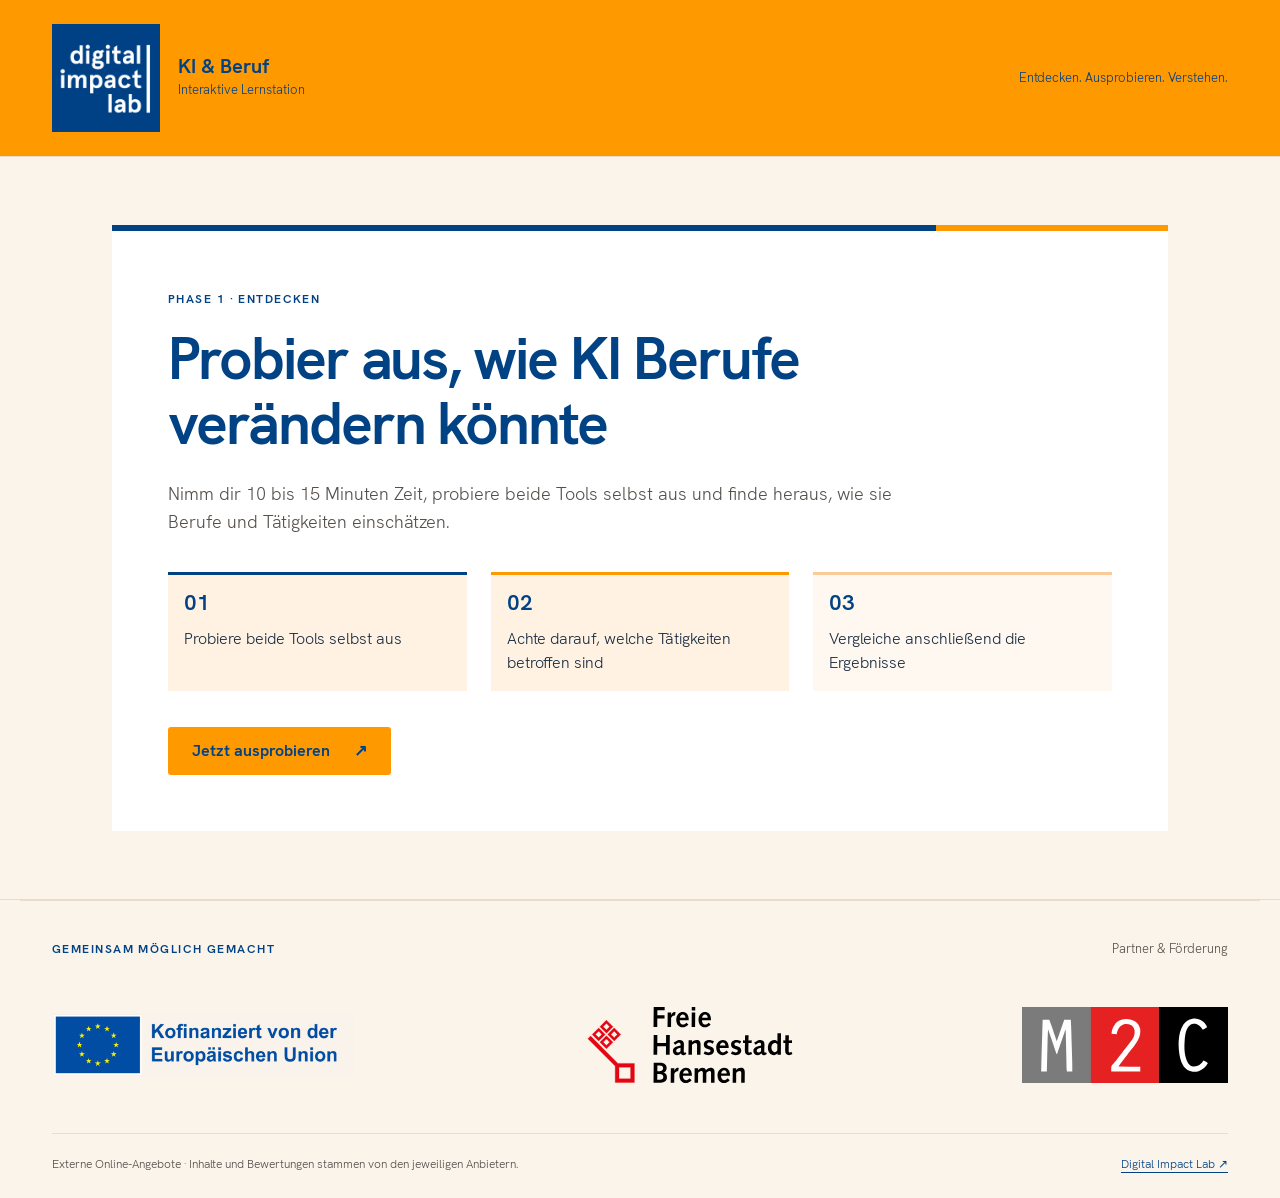
<file: index.html>
<!DOCTYPE html>
<html lang="de">
<head>
  <meta charset="UTF-8">
  <meta name="viewport" content="width=device-width, initial-scale=1.0">
  <meta name="description" content="KI-Risiko-Check: Zwei Perspektiven auf KI und Berufe">
  <title>KI & Beruf – Zwei Perspektiven</title>
  <link rel="stylesheet" href="css/style.css">
</head>
<body>
  <div class="site-masthead"><a class="brand" href="https://impact-lab.eu/" target="_blank" rel="noopener noreferrer" aria-label="Digital Impact Lab – Website öffnen"><img src="assets/dil-logo.png" alt="Digital Impact Lab" width="108" height="108"><span>KI &amp; Beruf<small>Interaktive Lernstation</small></span></a><span class="station-label">Entdecken. Ausprobieren. Verstehen.</span></div>
  <div class="landing-screen" id="landing-screen">
    <div class="landing-card">
      <p class="eyebrow">Phase 1 · Entdecken</p>
      <h1>Probier aus, wie KI Berufe verändern könnte</h1>
      <p class="intro">Nimm dir 10 bis 15 Minuten Zeit, probiere beide Tools selbst aus und finde heraus, wie sie Berufe und Tätigkeiten einschätzen.</p>

      <div class="landing-points">
        <div>Probiere beide Tools selbst aus</div>
        <div>Achte darauf, welche Tätigkeiten betroffen sind</div>
        <div>Vergleiche anschließend die Ergebnisse</div>
      </div>

      <button class="primary" id="enter-tools" type="button">Jetzt ausprobieren <span aria-hidden="true">↗</span></button>
    </div>
  </div>

  <div class="tool-page hidden" id="tool-page">
    <header class="hero">
      <div class="topline">
        <div class="section-brand">KI &amp; Beruf</div>
        <div class="tag">Interaktive Lernstation</div>
      </div>

      <div class="welcome-wrap">
        <div class="welcome-copy">
          <p class="eyebrow">Übersicht</p>
          <h2>Wie verändert KI die Berufswelt?</h2>
          <p class="intro">Nimm dir 10 bis 15 Minuten Zeit, probiere beide Tools selbst aus und finde heraus, wie sie Berufe und Tätigkeiten einschätzen.</p>
        </div>
      </div>
    </header>

    <main id="tools">
      <div class="section-head">
        <h2>Zwei Tools im direkten Vergleich</h2>
        <p>Ein Beruf. Zwei Perspektiven. Deine Einsch?tzung.</p>
      </div>

      <section class="phase-banner" aria-label="Recherche-Phase">
        <p class="eyebrow">Phase 2 · Recherche</p>
        <h2>Probiere beide Tools 10–15 Minuten lang selbst aus.</h2>
        <p>Untersuche möglichst denselben Beruf in beiden Tools. Notiere, welche Tätigkeiten oder Fähigkeiten genannt werden und wie die Einschätzungen ausfallen.</p>
      </section>
      <section class="grid two-cols">
<article class="tool">
          <div class="tool-head">
            <div>
              <div class="tool-num">TOOL 01</div>
              <h3>Ersetzt KI meinen Job?</h3>
              <p class="desc">
                Prüft, wie stark einzelne Berufe und Fähigkeiten von KI betroffen sein könnten.
              </p>
            </div>
            <span class="pill">Berufsrisiko prüfen</span>
          </div>

          <div class="frame-wrap">
            <iframe
              src="https://ersetzt-ki-meinen-job.de/"
              title="Ersetzt KI meinen Job?"
              loading="lazy">
            </iframe>
          </div>

          <div class="tool-foot">
            <span class="hint">Die Einschätzung ist eine Orientierung, keine sichere Vorhersage.</span>
            <a class="open" href="https://ersetzt-ki-meinen-job.de/" target="_blank" rel="noopener noreferrer">
              Tool öffnen
            </a>
          </div>
        </article>

        <article class="tool">
          <div class="tool-head">
            <div>
              <div class="tool-num">TOOL 02</div>
              <h3>KI Job-Kompass Deutschland</h3>
              <p class="desc">
                Vergleicht die KI-Exposition verschiedener Berufsgruppen in Deutschland.
              </p>
            </div>
            <span class="pill">Berufe vergleichen</span>
          </div>

          <div class="frame-wrap">
            <iframe
              src="https://jobkompass.bewegt.ai/"
              title="KI Job-Kompass Deutschland"
              loading="lazy">
            </iframe>
          </div>

          <div class="tool-foot">
            <span class="hint">Vergleicht Berufe direkt im eingebetteten Jobkompass.</span>
            <a class="open" href="https://jobkompass.bewegt.ai/" target="_blank" rel="noopener noreferrer">
              Tool öffnen
            </a>
          </div>
        </article>
      </section>

      <aside class="note">
        <strong>Wichtig für die Auswertung:</strong>
        Ein hoher KI-Wert bedeutet nicht automatisch, dass ein ganzer Beruf verschwindet.
        Häufig werden einzelne Aufgaben automatisiert oder durch KI unterstützt. Die beiden Tools
        nutzen unterschiedliche Methoden. Ihre Ergebnisse sind deshalb nicht direkt gleichzusetzen.
      </aside>

      <section class="confirm-step" aria-labelledby="confirm-title">
        <h2 id="confirm-title">Fertig mit den Tools?</h2>
        <label class="confirm-label" for="task-complete">
          <input class="confirm-checkbox" id="task-complete" type="checkbox">
          <span>Ich habe beide Tools ausprobiert und möchte meine Ergebnisse vergleichen.</span>
        </label>
        <button class="primary" id="go-to-evaluation" type="button" disabled>Weiter zur Auswertung</button>
      </section>
    </main>

  </div>

  <div class="tool-page hidden" id="evaluation-screen">
    <header class="hero">
      <div class="topline">
        <div class="section-brand">KI &amp; Beruf</div>
        <div class="tag">Auswertung</div>
      </div>
      <h1>Deine Auswertung</h1>
      <p class="intro">Nimm dir 10 bis 15 Minuten Zeit, probiere beide Tools selbst aus und finde heraus, wie sie Berufe und Tätigkeiten einschätzen.</p>
    </header>
        <main>
      <section class="results-entry" aria-labelledby="results-title">
        <h2 id="results-title">Phase 3 · Ergebnisse vergleichen</h2>
        <p>Trage die Ergebnisse für denselben Beruf aus beiden Tools ein.</p>
        <div class="result-fields">
          <label for="result-tool-one">Ergebnis „Ersetzt KI meinen Job?“</label>
          <textarea id="result-tool-one" rows="4" placeholder="Welche Einschätzung und Begründung zeigt das Tool?"></textarea>
          <label for="result-tool-two">Ergebnis „KI Job-Kompass Deutschland“</label>
          <textarea id="result-tool-two" rows="4" placeholder="Welche Einschätzung zeigt der Jobkompass?"></textarea>
        </div>
        <label class="reflection-label" for="result-comparison">Was ist ähnlich, was unterscheidet sich? Welche Gründe könnte es für die Unterschiede geben?</label>
        <textarea id="result-comparison" rows="4" placeholder="Vergleiche die Ergebnisse und hinterfrage die Bewertungsmethoden."></textarea>
        <button class="primary" id="show-conclusion" type="button" disabled>Weiter zum Fazit</button>
        <button class="primary" id="back-to-tools" type="button">Zurück zu den Tools</button>
      </section>

      <section class="conclusion hidden" id="conclusion" aria-labelledby="conclusion-title">
        <p class="eyebrow">Phase 4 · Fazit</p>
        <h2 id="conclusion-title">Ein Beruf besteht aus vielen verschiedenen Tätigkeiten.</h2>
        <p>KI kann einzelne Aufgaben verändern oder automatisieren, ohne dass gleich der ganze Beruf wegfällt. Verschiedene Tools können zu unterschiedlichen Einschätzungen kommen, weil sie Berufe und Tätigkeiten mit unterschiedlichen Methoden bewerten. Deshalb lohnt es sich, Ergebnisse zu vergleichen und kritisch zu hinterfragen.</p>
        <h3>Das nimmst du mit</h3>
        <ul>
          <li>Unterscheide zwischen der Automatisierung einzelner Tätigkeiten und dem Wegfall eines ganzen Berufs.</li>
          <li>Vergleiche Ergebnisse verschiedener Bewertungsmethoden und frage, wie sie zustande kommen.</li>
          <li>Verstehe KI-Einschätzungen als Orientierung, nicht als sichere Vorhersage.</li>
        </ul>
        <button class="primary" id="back-to-start" type="button">Zurück zum Anfang</button>
      </section>
    </main>
  </div>
  <footer class="site-footer">
    <div class="partner-heading"><p class="eyebrow">Gemeinsam möglich gemacht</p><span>Partner &amp; Förderung</span></div>
    <div class="partner-logos" aria-label="Partner und Förderung">
      <img class="partner-eu" src="assets/eu-kofinanzierung.png" alt="Kofinanziert von der Europäischen Union" width="1024" height="215">
      <img class="partner-bremen" src="assets/bremen.svg" alt="Freie Hansestadt Bremen" width="223" height="80">
      <img class="partner-m2c" src="assets/m2c.svg" alt="m2c – Institut für angewandte Medienforschung" width="206" height="80">
    </div>
    <div class="footer-bottom"><span>Externe Online-Angebote · Inhalte und Bewertungen stammen von den jeweiligen Anbietern.</span><a href="https://impact-lab.eu/" target="_blank" rel="noopener noreferrer">Digital Impact Lab ↗</a></div>
  </footer>
  <dialog id="idle-dialog" aria-labelledby="idle-title" aria-describedby="idle-message">
    <h2 id="idle-title">Möchtest du weitermachen?</h2>
    <p id="idle-message">Du warst eine Minute inaktiv. Drücke innerhalb von <span id="idle-countdown">10</span> Sekunden auf „Weiter machen“. Sonst kommst du zurück zum Anfang.</p>
    <button class="primary" id="resume-session" type="button">Weiter machen</button>
  </dialog>
  <script>
    const landingScreen = document.getElementById('landing-screen');
    const toolPage = document.getElementById('tool-page');
    const enterTools = document.getElementById('enter-tools');
    const taskComplete = document.getElementById('task-complete');
    const goToEvaluation = document.getElementById('go-to-evaluation');
    const evaluationScreen = document.getElementById('evaluation-screen');
    const backToTools = document.getElementById('back-to-tools');
    const backToStart = document.getElementById('back-to-start');
    const resultInputs = ['result-tool-one', 'result-tool-two', 'result-comparison'].map(id => document.getElementById(id));
    const showConclusion = document.getElementById('show-conclusion');
    const conclusion = document.getElementById('conclusion');
    const idleDialog = document.getElementById('idle-dialog');
    const idleCountdown = document.getElementById('idle-countdown');
    const resumeSession = document.getElementById('resume-session');
    let inactivityTimeout;
    let countdownInterval;

    enterTools.addEventListener('click', () => {
      landingScreen.classList.add('hidden');
      toolPage.classList.remove('hidden');
      window.scrollTo({ top: 0, behavior: 'smooth' });
      startInactivityTimer();
    });

    taskComplete.addEventListener('change', () => {
      goToEvaluation.disabled = !taskComplete.checked;
    });

    goToEvaluation.addEventListener('click', () => {
      toolPage.classList.add('hidden');
      evaluationScreen.classList.remove('hidden');
      window.scrollTo({ top: 0, behavior: 'smooth' });
    });

    resultInputs.forEach(input => {
      input.addEventListener('input', () => {
        showConclusion.disabled = !resultInputs.every(field => field.value.trim().length > 0);
      });
    });

    showConclusion.addEventListener('click', () => {
      document.querySelector('.results-entry').classList.add('hidden');
      conclusion.classList.remove('hidden');
      window.scrollTo({ top: 0, behavior: 'smooth' });
    });

    backToTools.addEventListener('click', () => {
      evaluationScreen.classList.add('hidden');
      toolPage.classList.remove('hidden');
      window.scrollTo({ top: 0, behavior: 'smooth' });
    });

    function clearInactivityTimers() {
      window.clearTimeout(inactivityTimeout);
      window.clearInterval(countdownInterval);
    }

    function resetToStart() {
      clearInactivityTimers();
      if (idleDialog.open) {
        idleDialog.close();
      }
      evaluationScreen.classList.add('hidden');
      toolPage.classList.add('hidden');
      landingScreen.classList.remove('hidden');
      taskComplete.checked = false;
      goToEvaluation.disabled = true;
      resultInputs.forEach(input => {
        input.value = '';
      });
      showConclusion.disabled = true;
      document.querySelector('.results-entry').classList.remove('hidden');
      conclusion.classList.add('hidden');
      window.scrollTo({ top: 0, behavior: 'smooth' });
      enterTools.focus();
    }

    function startInactivityTimer() {
      clearInactivityTimers();
      if (toolPage.classList.contains('hidden') && evaluationScreen.classList.contains('hidden')) {
        return;
      }

      inactivityTimeout = window.setTimeout(() => {
        // Cross-origin iframe activity is not observable; keep the session alive while a tool is focused.
        if (document.visibilityState === 'visible' && document.activeElement instanceof HTMLIFrameElement) {
          startInactivityTimer();
          return;
        }

        let remainingSeconds = 10;
        idleCountdown.textContent = remainingSeconds;
        idleDialog.showModal();
        resumeSession.focus();
        countdownInterval = window.setInterval(() => {
          remainingSeconds -= 1;
          idleCountdown.textContent = remainingSeconds;
          if (remainingSeconds <= 0) {
            resetToStart();
          }
        }, 1000);
      }, 60 * 1000);
    }

    function registerActivity() {
      if (!idleDialog.open) {
        startInactivityTimer();
      }
    }

    ['pointerdown', 'pointermove', 'keydown', 'input', 'change'].forEach(eventName => {
      document.addEventListener(eventName, registerActivity);
    });
    window.addEventListener('scroll', registerActivity, { passive: true });
    document.querySelectorAll('iframe').forEach(frame => {
      frame.addEventListener('focus', registerActivity);
    });

    idleDialog.addEventListener('cancel', event => {
      event.preventDefault();
    });
    resumeSession.addEventListener('click', () => {
      idleDialog.close();
      startInactivityTimer();
    });
    backToStart.addEventListener('click', resetToStart);
  </script>
</body>
</html>
</file>
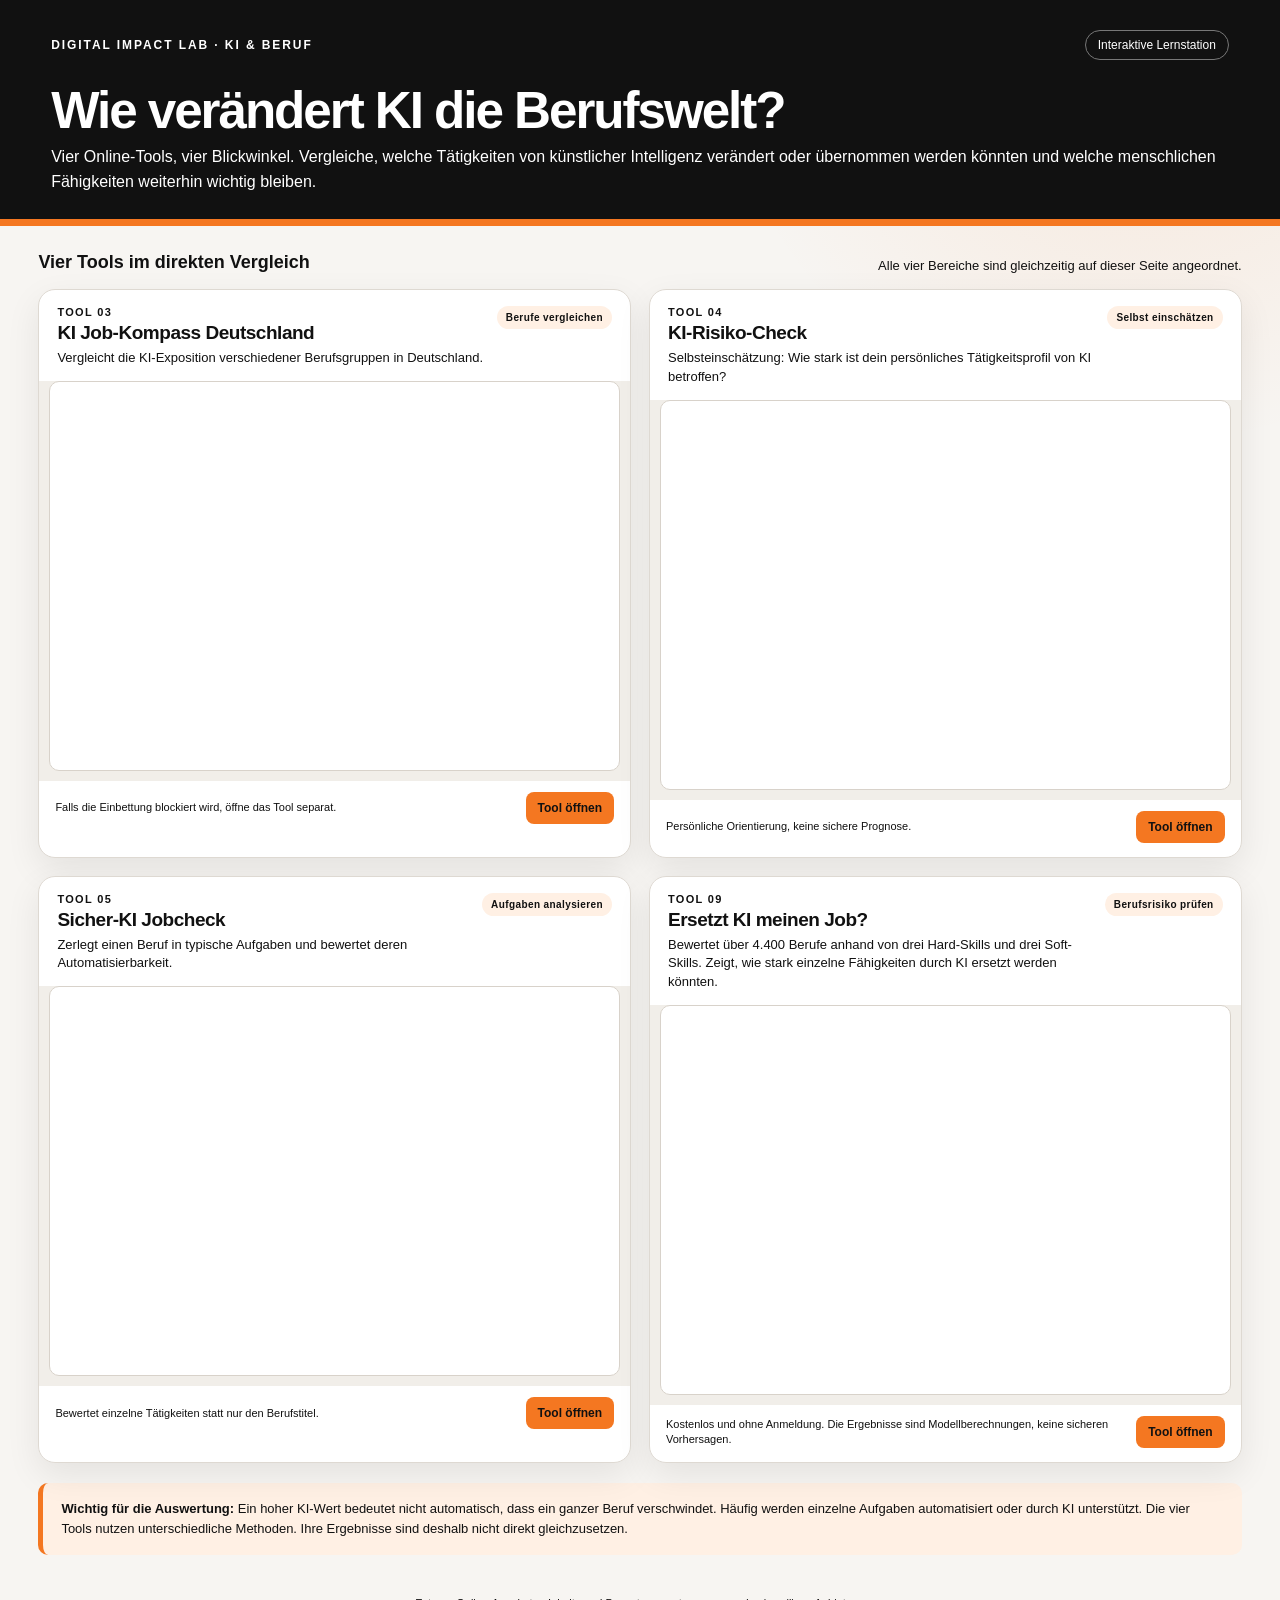
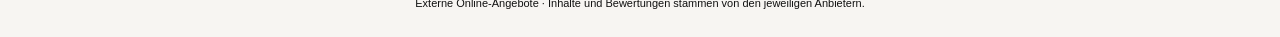
<file: Prototyp/index.html>
<!DOCTYPE html>
<html lang="de">
<head>
  <meta charset="UTF-8">
  <meta name="viewport" content="width=device-width, initial-scale=1.0">
  <title>KI & Beruf – Vier Perspektiven</title>

  <style>
    :root {
      --black: #111111;
      --white: #ffffff;
      --orange: #f47721;
      --orange-dark: #d95d0b;
      --orange-light: #fff0e4;
      --background: #f7f5f2;
      --border: #ded9d2;
      --shadow: 0 12px 34px rgba(0, 0, 0, 0.08);
    }

    * {
      box-sizing: border-box;
    }

    body {
      margin: 0;
      font-family: Arial, Helvetica, sans-serif;
      color: var(--black);
      background:
        radial-gradient(circle at 90% 0%, rgba(244, 119, 33, 0.12), transparent 28rem),
        var(--background);
    }

    header {
      padding: 30px clamp(18px, 4vw, 56px) 24px;
      background: var(--black);
      color: var(--white);
      border-bottom: 7px solid var(--orange);
    }

    .topline {
      display: flex;
      align-items: center;
      justify-content: space-between;
      gap: 16px;
      max-width: 1600px;
      margin: auto;
    }

    .brand {
      font-size: 12px;
      letter-spacing: 0.16em;
      text-transform: uppercase;
      color: var(--white);
      font-weight: 800;
    }

    .tag {
      font-size: 12px;
      color: var(--white);
      border: 1px solid #777777;
      border-radius: 99px;
      padding: 7px 12px;
    }

    h1 {
      max-width: 1600px;
      margin: 24px auto 8px;
      font-size: clamp(30px, 4vw, 52px);
      line-height: 1.04;
      letter-spacing: -0.04em;
      color: var(--white);
    }

    .intro {
      max-width: 1600px;
      margin: 0 auto;
      color: var(--white);
      font-size: 16px;
      line-height: 1.55;
    }

    main {
      max-width: 1700px;
      margin: auto;
      padding: 26px clamp(14px, 3vw, 42px) 42px;
    }

    .section-head {
      display: flex;
      align-items: end;
      justify-content: space-between;
      gap: 16px;
      margin: 0 0 16px;
    }

    .section-head h2 {
      font-size: 18px;
      margin: 0;
      color: var(--black);
    }

    .section-head p {
      margin: 0;
      color: var(--black);
      font-size: 13px;
    }

    .grid {
      display: grid;
      grid-template-columns: repeat(2, minmax(0, 1fr));
      gap: 18px;
    }

    .tool {
      background: var(--white);
      border: 1px solid var(--border);
      border-radius: 17px;
      overflow: hidden;
      box-shadow: var(--shadow);
      min-width: 0;
      display: flex;
      flex-direction: column;
    }

    .tool-head {
      padding: 16px 18px 13px;
      display: flex;
      justify-content: space-between;
      gap: 12px;
      align-items: flex-start;
    }

    .tool-num {
      color: var(--black);
      font-size: 11px;
      font-weight: 900;
      letter-spacing: 0.12em;
    }

    h3 {
      margin: 4px 0 5px;
      font-size: 19px;
      letter-spacing: -0.025em;
      color: var(--black);
    }

    .desc {
      margin: 0;
      color: var(--black);
      font-size: 13px;
      line-height: 1.45;
    }

    .pill {
      flex: none;
      border-radius: 99px;
      padding: 6px 9px;
      font-size: 10px;
      font-weight: 800;
      letter-spacing: 0.04em;
      background: var(--orange-light);
      color: var(--black);
    }

    .frame-wrap {
      background: #f1eee9;
      padding: 0 10px 10px;
    }

    iframe {
      display: block;
      width: 100%;
      height: 390px;
      border: 1px solid #d8d2ca;
      border-radius: 10px;
      background: var(--white);
    }

    .tool-foot {
      display: flex;
      align-items: center;
      justify-content: space-between;
      gap: 12px;
      padding: 11px 16px 14px;
    }

    .hint {
      color: var(--black);
      font-size: 11px;
      line-height: 1.35;
    }

    .open {
      display: inline-flex;
      align-items: center;
      justify-content: center;
      text-decoration: none;
      background: var(--orange);
      color: var(--black);
      border-radius: 8px;
      padding: 9px 12px;
      font-size: 12px;
      font-weight: 800;
      white-space: nowrap;
      transition: 0.15s ease;
    }

    .open:hover {
      background: var(--orange-dark);
      color: var(--white);
      transform: translateY(-1px);
    }

    .note {
      margin-top: 20px;
      padding: 16px 18px;
      background: var(--orange-light);
      border-left: 5px solid var(--orange);
      border-radius: 10px;
      color: var(--black);
      font-size: 13px;
      line-height: 1.55;
    }

    .note strong {
      color: var(--black);
    }

    footer {
      padding: 0 18px 28px;
      text-align: center;
      color: var(--black);
      font-size: 11px;
    }

    @media (max-width: 850px) {
      .grid {
        grid-template-columns: 1fr;
      }

      iframe {
        height: 420px;
      }

      .section-head {
        align-items: flex-start;
        flex-direction: column;
      }
    }

    @media (min-width: 1500px) {
      iframe {
        height: 460px;
      }
    }
  </style>
</head>

<body>

  <header>
    <div class="topline">
      <div class="brand">Digital Impact Lab · KI & Beruf</div>
      <div class="tag">Interaktive Lernstation</div>
    </div>

    <h1>Wie verändert KI die Berufswelt?</h1>

    <p class="intro">
      Vier Online-Tools, vier Blickwinkel. Vergleiche, welche Tätigkeiten
      von künstlicher Intelligenz verändert oder übernommen werden könnten
      und welche menschlichen Fähigkeiten weiterhin wichtig bleiben.
    </p>
  </header>

  <main>

    <div class="section-head">
      <h2>Vier Tools im direkten Vergleich</h2>
      <p>Alle vier Bereiche sind gleichzeitig auf dieser Seite angeordnet.</p>
    </div>

    <section class="grid">

      <!-- TOOL 03 -->
      <article class="tool">

        <div class="tool-head">
          <div>
            <div class="tool-num">TOOL 03</div>
            <h3>KI Job-Kompass Deutschland</h3>
            <p class="desc">
              Vergleicht die KI-Exposition verschiedener Berufsgruppen
              in Deutschland.
            </p>
          </div>

          <span class="pill">Berufe vergleichen</span>
        </div>

        <div class="frame-wrap">
          <iframe
            src="https://jobkompass.bewegt.ai/"
            title="KI Job-Kompass Deutschland"
            loading="lazy">
          </iframe>
        </div>

        <div class="tool-foot">
          <span class="hint">
            Falls die Einbettung blockiert wird, öffne das Tool separat.
          </span>

          <a
            class="open"
            href="https://jobkompass.bewegt.ai/"
            target="_blank"
            rel="noopener noreferrer">
            Tool öffnen
          </a>
        </div>

      </article>


      <!-- TOOL 04 -->
      <article class="tool">

        <div class="tool-head">
          <div>
            <div class="tool-num">TOOL 04</div>
            <h3>KI-Risiko-Check</h3>
            <p class="desc">
              Selbsteinschätzung: Wie stark ist dein persönliches
              Tätigkeitsprofil von KI betroffen?
            </p>
          </div>

          <span class="pill">Selbst einschätzen</span>
        </div>

        <div class="frame-wrap">
          <iframe
            src="https://www.profiling-institut.de/ki-und-beruf/ki-risiko-check/"
            title="KI-Risiko-Check"
            loading="lazy">
          </iframe>
        </div>

        <div class="tool-foot">
          <span class="hint">
            Persönliche Orientierung, keine sichere Prognose.
          </span>

          <a
            class="open"
            href="https://www.profiling-institut.de/ki-und-beruf/ki-risiko-check/"
            target="_blank"
            rel="noopener noreferrer">
            Tool öffnen
          </a>
        </div>

      </article>


      <!-- TOOL 05 -->
      <article class="tool">

        <div class="tool-head">
          <div>
            <div class="tool-num">TOOL 05</div>
            <h3>Sicher-KI Jobcheck</h3>
            <p class="desc">
              Zerlegt einen Beruf in typische Aufgaben und bewertet
              deren Automatisierbarkeit.
            </p>
          </div>

          <span class="pill">Aufgaben analysieren</span>
        </div>

        <div class="frame-wrap">
          <iframe
            src="https://sicher-ki.de/ki-jobcheck"
            title="Sicher KI Jobcheck"
            loading="lazy">
          </iframe>
        </div>

        <div class="tool-foot">
          <span class="hint">
            Bewertet einzelne Tätigkeiten statt nur den Berufstitel.
          </span>

          <a
            class="open"
            href="https://sicher-ki.de/ki-jobcheck"
            target="_blank"
            rel="noopener noreferrer">
            Tool öffnen
          </a>
        </div>

      </article>


      <!-- TOOL 09 -->
      <article class="tool">

        <div class="tool-head">
          <div>
            <div class="tool-num">TOOL 09</div>
            <h3>Ersetzt KI meinen Job?</h3>
            <p class="desc">
              Bewertet über 4.400 Berufe anhand von drei Hard-Skills
              und drei Soft-Skills. Zeigt, wie stark einzelne Fähigkeiten
              durch KI ersetzt werden könnten.
            </p>
          </div>

          <span class="pill">Berufsrisiko prüfen</span>
        </div>

        <div class="frame-wrap">
          <iframe
            src="https://ersetzt-ki-meinen-job.de/"
            title="Ersetzt KI meinen Job?"
            loading="lazy">
          </iframe>
        </div>

        <div class="tool-foot">
          <span class="hint">
            Kostenlos und ohne Anmeldung. Die Ergebnisse sind
            Modellberechnungen, keine sicheren Vorhersagen.
          </span>

          <a
            class="open"
            href="https://ersetzt-ki-meinen-job.de/"
            target="_blank"
            rel="noopener noreferrer">
            Tool öffnen
          </a>
        </div>

      </article>

    </section>

    <aside class="note">
      <strong>Wichtig für die Auswertung:</strong>
      Ein hoher KI-Wert bedeutet nicht automatisch, dass ein ganzer Beruf
      verschwindet. Häufig werden einzelne Aufgaben automatisiert oder
      durch KI unterstützt. Die vier Tools nutzen unterschiedliche Methoden.
      Ihre Ergebnisse sind deshalb nicht direkt gleichzusetzen.
    </aside>

  </main>

  <footer>
    Externe Online-Angebote · Inhalte und Bewertungen stammen von den jeweiligen Anbietern.
  </footer>

</body>
</html>
</file>
<file: css/style.css>
@font-face{font-family:"HK Grotesk";src:url("../assets/HKGrotesk-Regular.woff2") format("woff2");font-weight:400;font-style:normal;font-display:swap}
@font-face{font-family:"HK Grotesk";src:url("../assets/HKGrotesk-Bold.woff2") format("woff2");font-weight:700;font-style:normal;font-display:swap}
:root{--blue:#004284;--blue-mid:#80a1c2;--blue-light:#a1b3e5;--orange:#ff9900;--peach:#facb99;--ink:#172b40;--muted:#55504b;--line:#eadbcb;--paper:#fff8f0;--page-background:#FAF4EB}
*{box-sizing:border-box}
body{margin:0;font-family:"HK Grotesk",Arial,sans-serif;font-size:16px;line-height:24px;color:var(--ink);background:var(--page-background)}
.hidden{display:none!important}
a{color:var(--blue)}
button,a,input,textarea{-webkit-tap-highlight-color:transparent}
button{font:inherit;cursor:pointer}
:focus-visible{outline:3px solid var(--blue);outline-offset:5px}
.site-masthead{width:100%;margin:0;padding:24px max(32px,calc((100% - 1176px)/2));background:var(--orange);display:flex;align-items:center;justify-content:space-between;gap:24px}
.brand{display:flex;align-items:center;gap:18px;text-decoration:none;color:var(--blue);font-size:20px;font-weight:700}
.brand img{display:block;width:108px;height:108px;object-fit:contain;flex-shrink:0}
.brand small{display:block;font-size:13px;font-weight:400;color:var(--blue)}
.station-label{font-size:13px;color:var(--blue)}
.landing-screen{min-height:calc(100svh - 156px);display:grid;place-items:center;padding:64px 32px;background:var(--page-background);border-top:1px solid var(--line);border-bottom:1px solid var(--line)}
.landing-card{position:relative;max-width:1056px;width:100%;padding:56px;background:#fff;border-top:6px solid var(--blue)}
.landing-card:after{content:"";position:absolute;top:-6px;right:0;width:22%;height:6px;background:var(--orange)}
.eyebrow{margin:0 0 16px;font-size:12px;font-weight:700;letter-spacing:.12em;text-transform:uppercase;color:var(--blue)}
h1,h2,h3{color:var(--blue);font-weight:700}
h1{max-width:780px;margin:0 0 24px;font-size:clamp(36px,4.6vw,60px);line-height:1.1;letter-spacing:-.035em}
h2{margin:0 0 16px;font-size:28px;line-height:36px}
h3{margin:8px 0;font-size:23px;line-height:30px}
.intro{margin:0;max-width:740px;font-size:18px;line-height:28px;color:var(--muted)}
.landing-points{counter-reset:steps;display:grid;grid-template-columns:repeat(3,minmax(0,1fr));gap:24px;margin:36px 0}
.landing-points div{counter-increment:steps;padding:16px;border-top:3px solid var(--blue);background:#fff2e3;color:var(--ink)}
.landing-points div:nth-child(2){border-color:var(--orange);background:#fff2e3}
.landing-points div:nth-child(3){border-color:var(--peach);background:#fff8f0}
.landing-points div:before{content:"0" counter(steps);display:block;margin-bottom:12px;color:var(--blue);font-weight:700;font-size:22px}
.primary,.open{display:inline-flex;align-items:center;justify-content:center;gap:24px;min-height:48px;border:0;border-radius:3px;padding:12px 24px;background:var(--blue);color:#fff;font:700 16px/24px "HK Grotesk",Arial,sans-serif;text-decoration:none;transition:background .15s}
.primary:hover,.open:hover{background:#003366}
#enter-tools{background:var(--orange);color:var(--blue)}
#enter-tools:hover{background:var(--peach)}
.primary:disabled,.primary:disabled:hover{background:#eee7df;color:#6b6258;cursor:not-allowed}
.hero{max-width:1176px;margin:0 auto;padding:32px 0 40px;border-top:1px solid var(--line)}
.topline{display:flex;align-items:center;justify-content:space-between;gap:16px;margin-bottom:32px}
.section-brand{font-size:13px;font-weight:700;color:var(--blue);letter-spacing:.08em;text-transform:uppercase}
.tag,.pill{display:inline-block;padding:6px 12px;border:1px solid var(--line);border-radius:3px;font-size:12px;line-height:20px;color:var(--blue);background:var(--paper)}
.welcome-wrap{max-width:800px}
.welcome-copy h2{font-size:clamp(30px,4vw,44px);line-height:1.15;letter-spacing:-.025em}
main{max-width:1240px;margin:auto;padding:0 32px 56px}
.section-head{display:flex;align-items:end;justify-content:space-between;gap:24px;margin:0 0 24px}
.section-head h2{margin:0}
.section-head p{margin:0;font-size:14px;color:var(--muted)}
.phase-banner{padding:28px 32px;margin-bottom:32px;background:var(--blue);color:#fff;border-left:6px solid var(--orange)}
.phase-banner h2{font-size:24px;line-height:32px;color:#fff}
.phase-banner .eyebrow{color:var(--peach)}
.phase-banner p{margin:0;max-width:900px}
.phase-banner .eyebrow{margin-bottom:10px}
.grid{display:grid;gap:28px;grid-template-columns:minmax(0,1fr)}
.tool{border:1px solid var(--line);border-radius:4px;overflow:hidden;background:#fff}
.tool-head{display:flex;justify-content:space-between;align-items:flex-start;gap:24px;padding:28px}
.tool:nth-child(1) .tool-head{background:#fff8f0;border-top:4px solid var(--peach)}
.tool:nth-child(2) .tool-head{background:#fff2e3;border-top:4px solid var(--orange)}
.tool-num{font-size:12px;font-weight:700;letter-spacing:.12em;color:var(--blue)}
.desc{margin:0;color:var(--muted)}
.pill{background:#fff2e3;border:0;white-space:nowrap}
.frame-wrap{padding:0 16px 16px;background:var(--paper)}
iframe{display:block;width:100%;height:520px;border:1px solid var(--line);border-radius:2px;background:#fff}
.tool-foot{display:flex;align-items:center;justify-content:space-between;gap:24px;padding:20px 28px}
.hint{font-size:13px;line-height:20px;color:var(--muted)}
.open{font-size:14px;padding:10px 18px;white-space:nowrap}
.note{margin:28px 0;padding:24px 28px;border-left:4px solid var(--orange);background:#fff5e9;color:var(--ink)}
.note strong{color:var(--blue)}
.confirm-step,.results-entry,.conclusion{margin:28px 0;padding:32px;border:1px solid var(--line);border-top:4px solid var(--blue);background:#fff}
.confirm-step{background:#fff2e3;border-top-color:var(--orange)}
.conclusion{background:#fff2e3;border-top-color:var(--orange)}
.confirm-label{display:flex;align-items:flex-start;gap:12px;margin:20px 0 24px;cursor:pointer}
.confirm-checkbox{width:20px;height:20px;margin:2px 0 0;flex:0 0 auto;accent-color:var(--blue)}
.result-fields{display:grid;gap:12px;margin:24px 0}
.result-fields label,.reflection-label{font-weight:700;color:var(--blue)}
.reflection-label{display:block;margin:24px 0 12px}
textarea{display:block;width:100%;min-height:120px;margin-bottom:16px;padding:16px;border:1px solid #b7a38e;border-radius:3px;background:#fffcf8;color:var(--ink);font:inherit;resize:vertical}
textarea:focus{background:#fff}
.conclusion h3{margin:28px 0 12px}
.conclusion ul{padding-left:24px}
.conclusion li+li{margin-top:12px}
.site-footer{padding:36px 32px 24px;border-top:1px solid var(--line);max-width:1240px;margin:auto;background:var(--page-background)}
.partner-heading{display:flex;align-items:center;justify-content:space-between;gap:16px;color:var(--muted);font-size:13px}
.partner-heading .eyebrow{margin:0}
.partner-logos{display:flex;align-items:center;justify-content:space-between;gap:48px;padding:36px 0 40px}
.partner-logos img{display:block;height:auto;object-fit:contain;max-width:100%}
.partner-eu{width:302px}
.partner-bremen{width:223px}
.partner-m2c{width:206px}
.footer-bottom{display:flex;justify-content:space-between;gap:24px;padding-top:20px;border-top:1px solid var(--line);color:var(--muted);font-size:12px;line-height:20px}
.footer-bottom a{white-space:nowrap;text-underline-offset:4px}
@media(min-width:1241px){.hero{margin-inline:auto}}
@media(max-width:1240px){.hero{margin-inline:32px}}
@media(max-width:760px){.site-masthead{padding:16px 20px}.brand{font-size:18px;gap:12px}.brand img{width:90px;height:90px}.station-label{display:none}.landing-screen{padding:32px 20px;min-height:auto}.landing-card{padding:32px 24px}.landing-points{grid-template-columns:1fr;gap:16px;margin:28px 0}.landing-points div{display:flex;align-items:baseline;gap:16px;padding-top:12px}.landing-points div:before{margin:0;font-size:18px}.hero{margin-inline:20px;padding:24px 0 32px}.topline{margin-bottom:24px}main{padding:0 20px 36px}.section-head{display:block}.section-head p{margin-top:8px}.phase-banner,.tool-head,.confirm-step,.results-entry,.conclusion{padding:24px}.tool-head{flex-direction:column;gap:16px}.tool-foot{padding:20px;align-items:flex-start;flex-direction:column;gap:16px}iframe{height:440px}.site-footer{padding:28px 20px 20px}.partner-heading{display:block}.partner-heading span{display:block;margin-top:6px}.partner-logos{flex-wrap:wrap;justify-content:flex-start;gap:28px 32px}.partner-eu{width:280px}.partner-bremen{width:200px}.partner-m2c{width:180px}.footer-bottom{flex-direction:column;gap:12px}h2{font-size:26px;line-height:34px}.intro{font-size:16px;line-height:24px}}
@media(prefers-reduced-motion:reduce){*{scroll-behavior:auto!important;transition:none!important}}
#idle-dialog{width:min(520px,calc(100% - 32px));max-width:none;padding:32px;border:1px solid var(--line);border-top:6px solid var(--orange);border-radius:4px;color:var(--ink);background:#fff}
#idle-dialog::backdrop{background:rgba(23,43,64,.55)}
#idle-dialog h2{margin-top:0}
#idle-dialog p{margin:0 0 24px}
@media(max-width:760px){#idle-dialog{padding:24px}}
</file>
